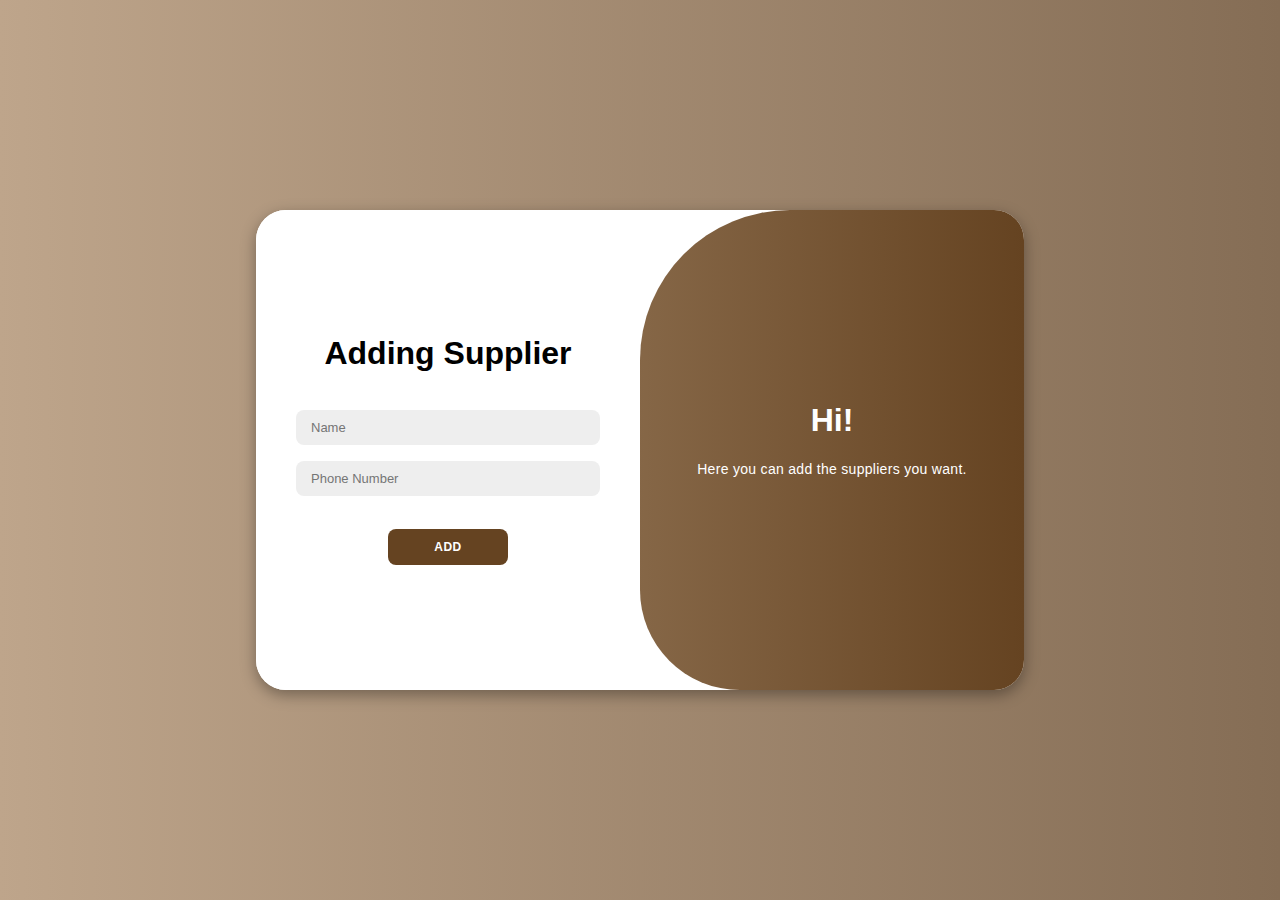
<file: addingPage/index.html>
<!DOCTYPE html>
<html lang="en">

<head>
    <meta charset="UTF-8">
    <meta name="viewport" content="width=device-width, initial-scale=1.0">
    <link rel="stylesheet" href="https://cdnjs.cloudflare.com/ajax/libs/font-awesome/6.4.2/css/all.min.css">
    <link rel="stylesheet" href="style.css">
    <title>adding suppliers</title>
</head>

<body>

    <div class="container" id="container">
        <div class="form-container add">
            <form>
                <h1 class="hAdd">Adding Supplier</h1>
                <input type="text" placeholder="Name">
                <input type="tel" placeholder="Phone Number">
                <button>Add</button>
            </form>
        </div>
        <div class="toggle-container">
            <div class="toggle">
                <div class="toggle-panel toggle-right">
                    <h1>Hi!</h1>
                    <p>Here you can add the suppliers you want.</p>
                    
                </div>
            </div>
        </div>
    </div>

</body>

</html>
</file>
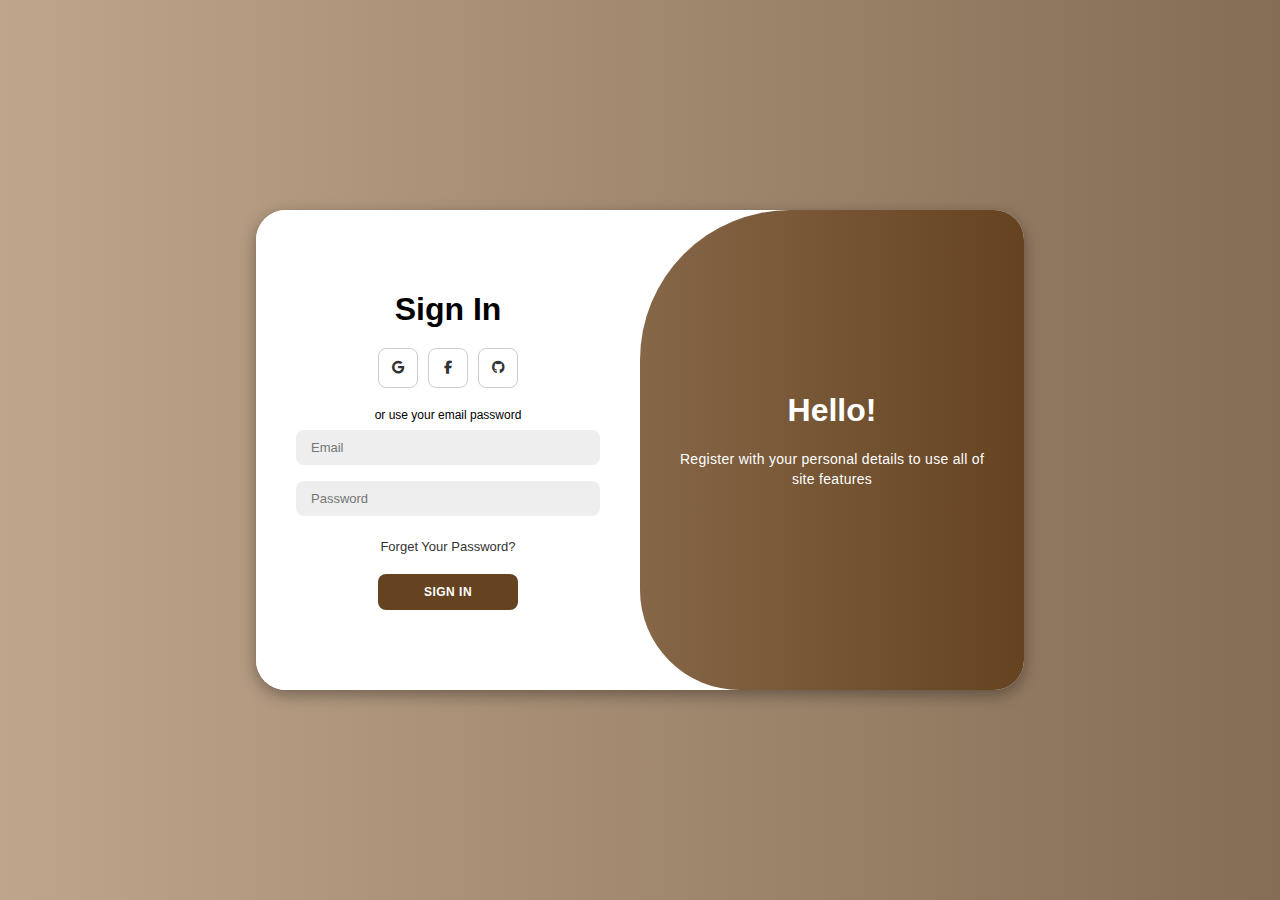
<file: Login_SignUp/index.html>
<!DOCTYPE html>
<html lang="en">

<head>
    <meta charset="UTF-8">
    <meta name="viewport" content="width=device-width, initial-scale=1.0">
    <link rel="stylesheet" href="https://cdnjs.cloudflare.com/ajax/libs/font-awesome/6.4.2/css/all.min.css">
    <link rel="stylesheet" href="style.css">
    <title>Login Page</title>
</head>

<body>

    <div class="container" id="container">
        <div class="form-container sign-in">
            <form>
                <h1>Sign In</h1>
                <div class="social-icons">
                    <a href="#" class="icon"><i class="fab fa-google"></i></a>
                    <a href="#" class="icon"><i class="fa-brands fa-facebook-f"></i></a>
                    <a href="#" class="icon"><i class="fa-brands fa-github"></i></a>
                </div>
                <span>or use your email password</span>
                <input type="email" placeholder="Email">
                <input type="password" placeholder="Password">
                <a href="#">Forget Your Password?</a>
                <button>Sign In</button>
            </form>
        </div>
        <div class="toggle-container">
            <div class="toggle">
                <div class="toggle-panel toggle-right">
                    <h1>Hello!</h1>
                    <p>Register with your personal details to use all of site features</p>
                    
                </div>
            </div>
        </div>
    </div>

</body>

</html>
</file>
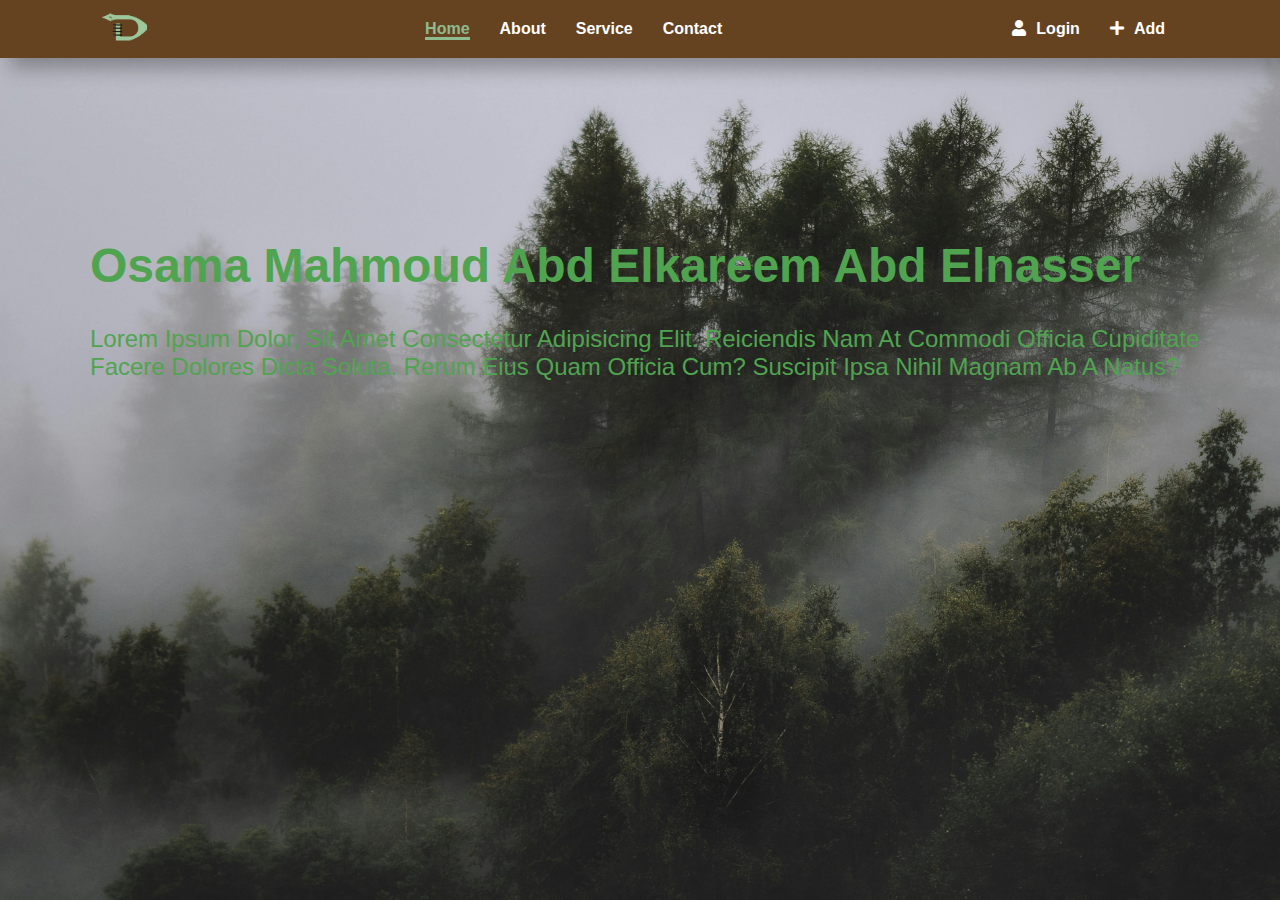
<file: Home/home.html>
<!DOCTYPE html>
<html lang="en">
<head>
    <meta charset="UTF-8">
    <meta name="viewport" content="width=device-width, initial-scale=1.0">
    <title>Navbar</title>
    <link rel="stylesheet" href="home.css">
    <link rel="stylesheet" href="https://cdnjs.cloudflare.com/ajax/libs/font-awesome/5.15.4/css/all.min.css">
</head>
<body>

<header>
    <nav>
        <div class="logo">
            <img src="./1.png" alt="logo">
        </div>
        <ul class="nav-1">
            <li><a href="#" class="active">Home</a></li>
            <li><a href="#">About</a></li>
            <li><a href="#">Service</a></li>
            <li><a href="#">Contact</a></li>
        </ul>
        <ul class="nav-2">
            <li><a href="../Login_SignUp/index.html" target="_blank"> <i class="fas fa-user"></i>login</a></li>
            <li><a href="../addingPage/index.html" target="_blank"> <i class="fas fa-plus"></i>add</a></li>
        </ul>
    </nav>
</header>
<div class="main">
    <div class="content">
        <h1>osama mahmoud abd elkareem abd elnasser</h1>
        <p>
            Lorem ipsum dolor, sit amet consectetur adipisicing elit. Reiciendis nam 
            at commodi officia cupiditate facere dolores dicta soluta. Rerum eius quam officia cum? 
            Suscipit ipsa nihil magnam ab a natus?
        </p>
    </div>

</div>

</body>
</html>
</file>
<file: addingPage/style.css>
*{
    margin: 0;
    padding: 0;
    box-sizing: border-box;
    font-family: 'Montserrat', sans-serif;
}

body{
    background: linear-gradient(to right, #bea58b, #856d55);
    display: flex;
    align-items: center;
    justify-content: center;
    flex-direction: column;
    height: 100vh;
}
.hAdd{
    margin-bottom: 30px;

}

.container{
    background-color: #fff;
    border-radius: 30px;
    box-shadow: 0 5px 15px rgba(0, 0, 0, 0.35);
    position: relative;
    overflow: hidden;
    width: 768px;
    max-width: 100%;
    min-height: 480px;
}

.container p{
    font-size: 14px;
    line-height: 20px;
    letter-spacing: 0.3px;
    margin: 20px 0;
}

.container span{
    font-size: 12px;
}

.container a{
    color: #333;
    font-size: 13px;
    text-decoration: none;
    margin: 15px 0 10px;
}

.container button{
    background-color: #654321;
    color: #fff;
    font-size: 12px;
    padding: 10px 45px;
    border: 1px solid transparent;
    border-radius: 8px;
    font-weight: 600;
    letter-spacing: 0.5px;
    text-transform: uppercase;
    margin-top: 25px;
    cursor: pointer;
}


.container form{
    background-color: #fff;
    display: flex;
    align-items: center;
    justify-content: center;
    flex-direction: column;
    padding: 0 40px;
    height: 100%;
}

.container input{
    background-color: #eee;
    border: none;
    margin: 8px 0;
    padding: 10px 15px;
    font-size: 13px;
    border-radius: 8px;
    width: 100%;
    outline: none;
}

.form-container{
    position: absolute;
    top: 0;
    height: 100%;
    transition: all 0.6s ease-in-out;
}

.add{
    left: 0;
    width: 50%;
    z-index: 2;
}


@keyframes move{
    0%, 49.99%{
        opacity: 0;
        z-index: 1;
    }
    50%, 100%{
        opacity: 1;
        z-index: 5;
    }
}


.toggle-container{
    position: absolute;
    top: 0;
    left: 50%;
    width: 50%;
    height: 100%;
    overflow: hidden;
    border-radius: 150px 0 0 100px;
    z-index: 1000;
}



.toggle{
    background-color: #654321;
    height: 100%;
    background: linear-gradient(to right, #A68A6C, #654321);
    color: #fff;
    position: relative;
    left: -100%;
    height: 100%;
    width: 200%;
    transform: translateX(0);
    transition: all 0.6s ease-in-out;
}



.toggle-panel{
    position: absolute;
    width: 50%;
    height: 100%;
    display: flex;
    align-items: center;
    justify-content: center;
    flex-direction: column;
    padding: 0 30px;
    text-align: center;
    top: 0;
}

.toggle-right{
    right: 0;
    transform: translateX(0);
}

.container.active .toggle-right{
    transform: translateX(200%);
}
</file>
<file: Login_SignUp/style.css>
*{
    margin: 0;
    padding: 0;
    box-sizing: border-box;
    font-family: 'Montserrat', sans-serif;
}

body{
    background: linear-gradient(to right, #bea58b, #856d55);
    display: flex;
    align-items: center;
    justify-content: center;
    flex-direction: column;
    height: 100vh;
}

.container{
    background-color: #fff;
    border-radius: 30px;
    box-shadow: 0 5px 15px rgba(0, 0, 0, 0.35);
    position: relative;
    overflow: hidden;
    width: 768px;
    max-width: 100%;
    min-height: 480px;
}

.container p{
    font-size: 14px;
    line-height: 20px;
    letter-spacing: 0.3px;
    margin: 20px 0;
}

.container span{
    font-size: 12px;
}

.container a{
    color: #333;
    font-size: 13px;
    text-decoration: none;
    margin: 15px 0 10px;
}

.container button{
    background-color: #654321;
    color: #fff;
    font-size: 12px;
    padding: 10px 45px;
    border: 1px solid transparent;
    border-radius: 8px;
    font-weight: 600;
    letter-spacing: 0.5px;
    text-transform: uppercase;
    margin-top: 10px;
    cursor: pointer;
}


.container form{
    background-color: #fff;
    display: flex;
    align-items: center;
    justify-content: center;
    flex-direction: column;
    padding: 0 40px;
    height: 100%;
}

.container input{
    background-color: #eee;
    border: none;
    margin: 8px 0;
    padding: 10px 15px;
    font-size: 13px;
    border-radius: 8px;
    width: 100%;
    outline: none;
}

.form-container{
    position: absolute;
    top: 0;
    height: 100%;
    transition: all 0.6s ease-in-out;
}

.sign-in{
    left: 0;
    width: 50%;
    z-index: 2;
}


@keyframes move{
    0%, 49.99%{
        opacity: 0;
        z-index: 1;
    }
    50%, 100%{
        opacity: 1;
        z-index: 5;
    }
}

.social-icons{
    margin: 20px 0;
}

.social-icons a{
    border: 1px solid #ccc;
    border-radius: 20%;
    display: inline-flex;
    justify-content: center;
    align-items: center;
    margin: 0 3px;
    width: 40px;
    height: 40px;
}

.toggle-container{
    position: absolute;
    top: 0;
    left: 50%;
    width: 50%;
    height: 100%;
    overflow: hidden;
    border-radius: 150px 0 0 100px;
    z-index: 1000;
}



.toggle{
    background-color: #654321;
    height: 100%;
    background: linear-gradient(to right, #A68A6C, #654321);
    color: #fff;
    position: relative;
    left: -100%;
    height: 100%;
    width: 200%;
    transform: translateX(0);
    transition: all 0.6s ease-in-out;
}



.toggle-panel{
    position: absolute;
    width: 50%;
    height: 100%;
    display: flex;
    align-items: center;
    justify-content: center;
    flex-direction: column;
    padding: 0 30px;
    text-align: center;
    top: 0;
}

.toggle-right{
    right: 0;
    transform: translateX(0);
}

.container.active .toggle-right{
    transform: translateX(200%);
}
</file>
<file: Home/home.css>
body {
    margin: 0;
    padding: 0;
    font-family: Arial, Helvetica, sans-serif;
    background-color: #222327;
    background-image: url('2.jpg'); 
    background-size: cover;
    background-position: center;
    background-attachment: fixed;
    min-height: 100vh;
}


header {
    /* #a5a5ad
    #8B4513
    #A0522D
    */
    background-color: #654321;
    position: sticky;
    top: 0;
    box-shadow: 10px 10px 20px rgba(0, 0, 0, 0.3);
    z-index: 1000;
}


.logo img {
    height: 50px;
    width: 50px;
    border-radius: 50%;
}


nav {
    display: flex;
    justify-content: space-between;
    align-items: center;
    padding: 2px 100px;
}

ul {
    display: flex;
    padding-inline-start: 0;
    margin: 0;
}

ul li {
    list-style-type: none;
    margin: 0 15px;
    text-transform: capitalize;
}


a {
    text-decoration: none;
    color: white;
    font-size: 16px;
    font-weight: 600;
    transition: all 0.5s ease;
}

a:hover {
    color: #8FBC8F;
}

.nav-1 a.active {
    color: #8FBC8F;
    border-bottom: 3px solid #8FBC8F;
}

i {
    margin-right: 10px;
}


/*.main {
    
    margin: 0px auto;
    text-align: center;
    color: white;
    padding: 50px 20px; 
}*/
.content{
    font-size: x-large;
    text-transform: capitalize;
    margin-top: 20vh ;
    margin-left: 10vh;
    color: #50a450;
}
/* 
#8FBC8F
#654321
#A68A6C
*/

/* Responsive Styles */
@media (max-width: 768px) {
    /* Adjust navigation */
    nav {
        flex-direction: column;
    }
    
    .nav-1, .nav-2 {
        flex-direction: column;
        align-items: center;
    }
    
    ul li {
        margin: 10px 0;
    }
}
</file>
